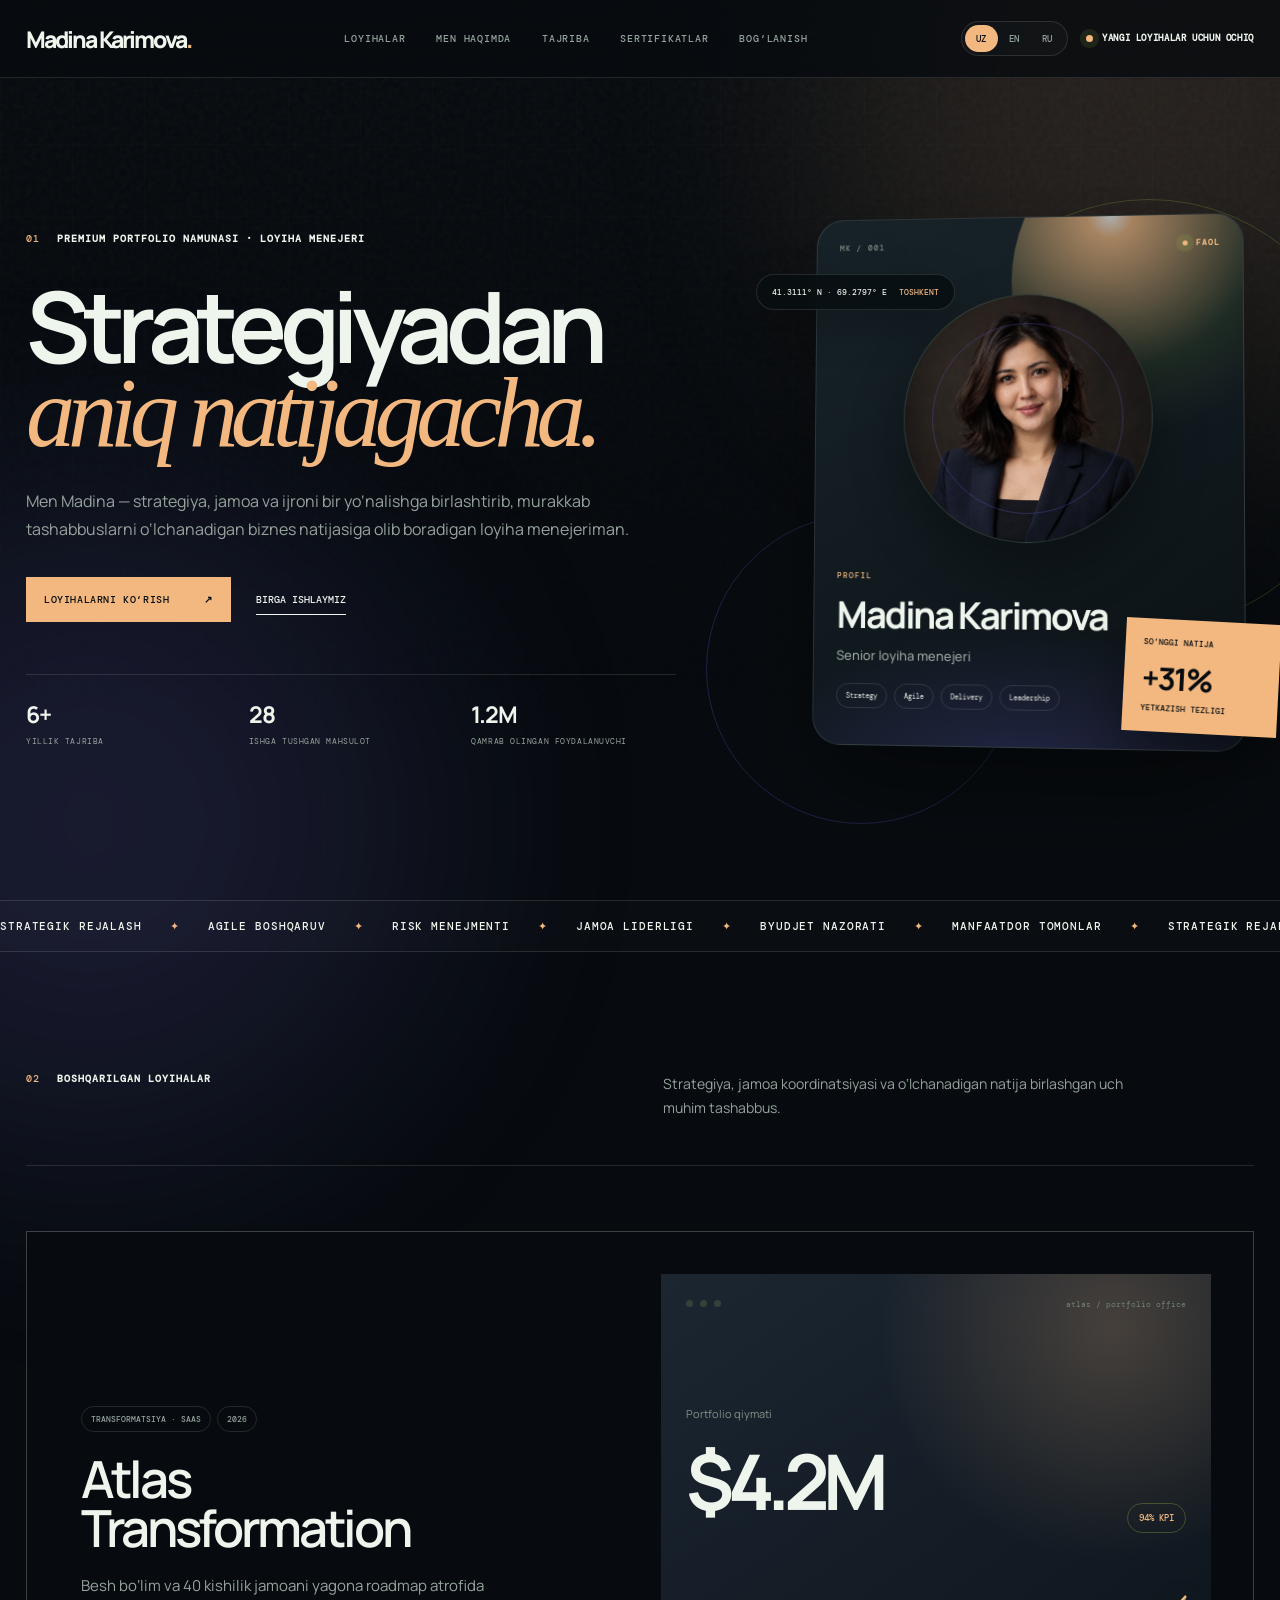
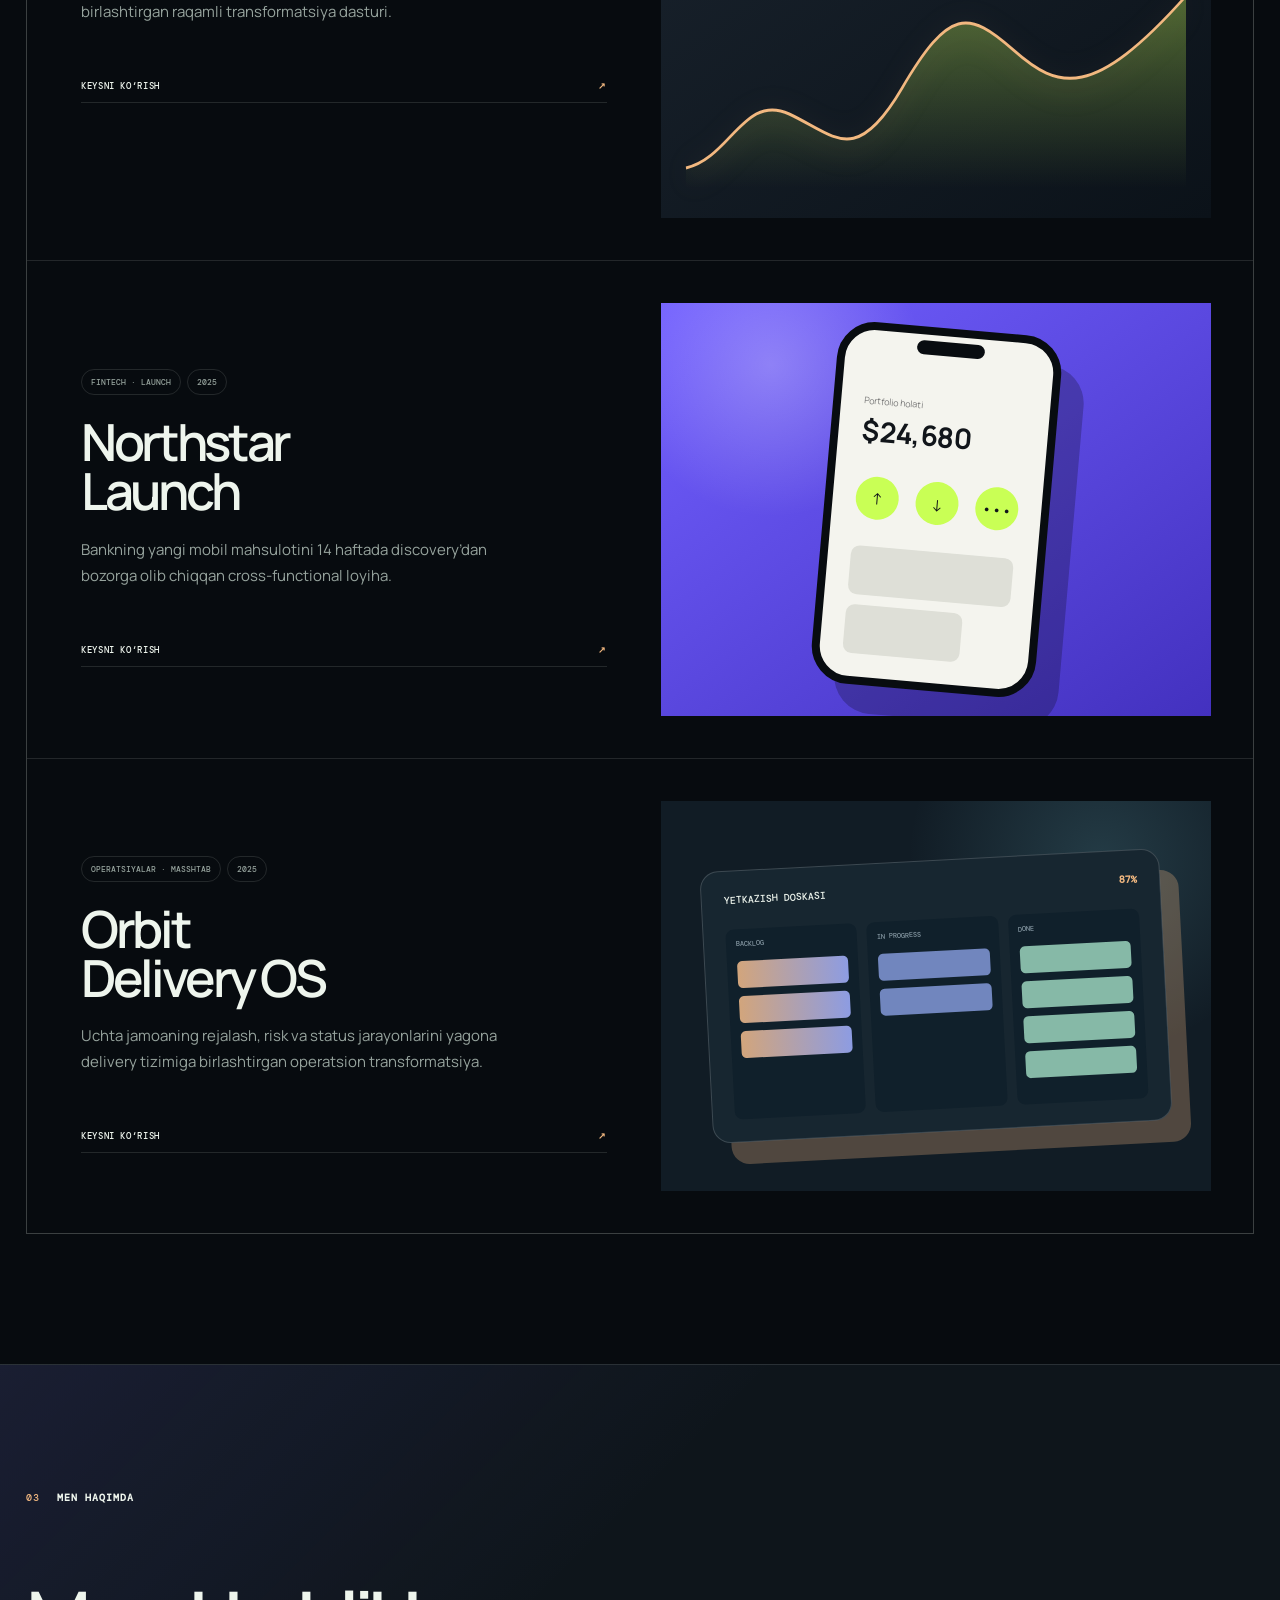
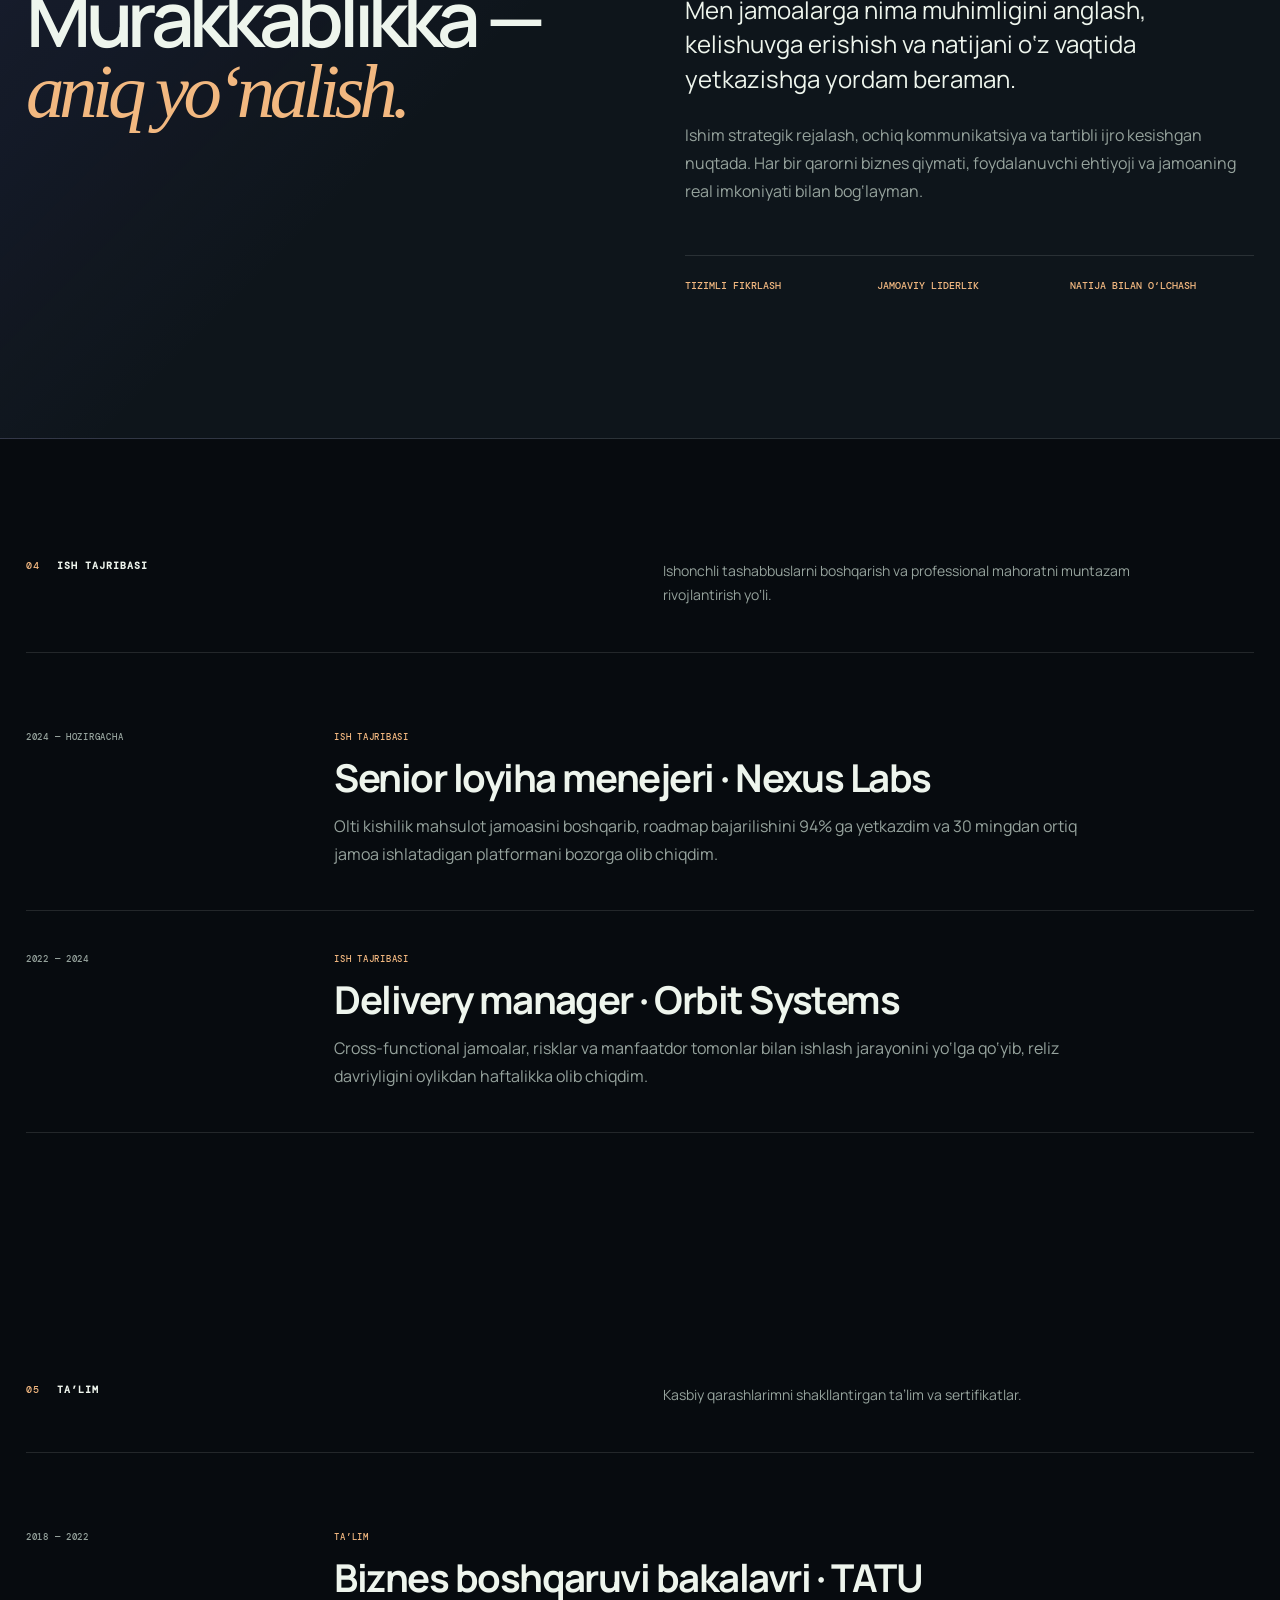
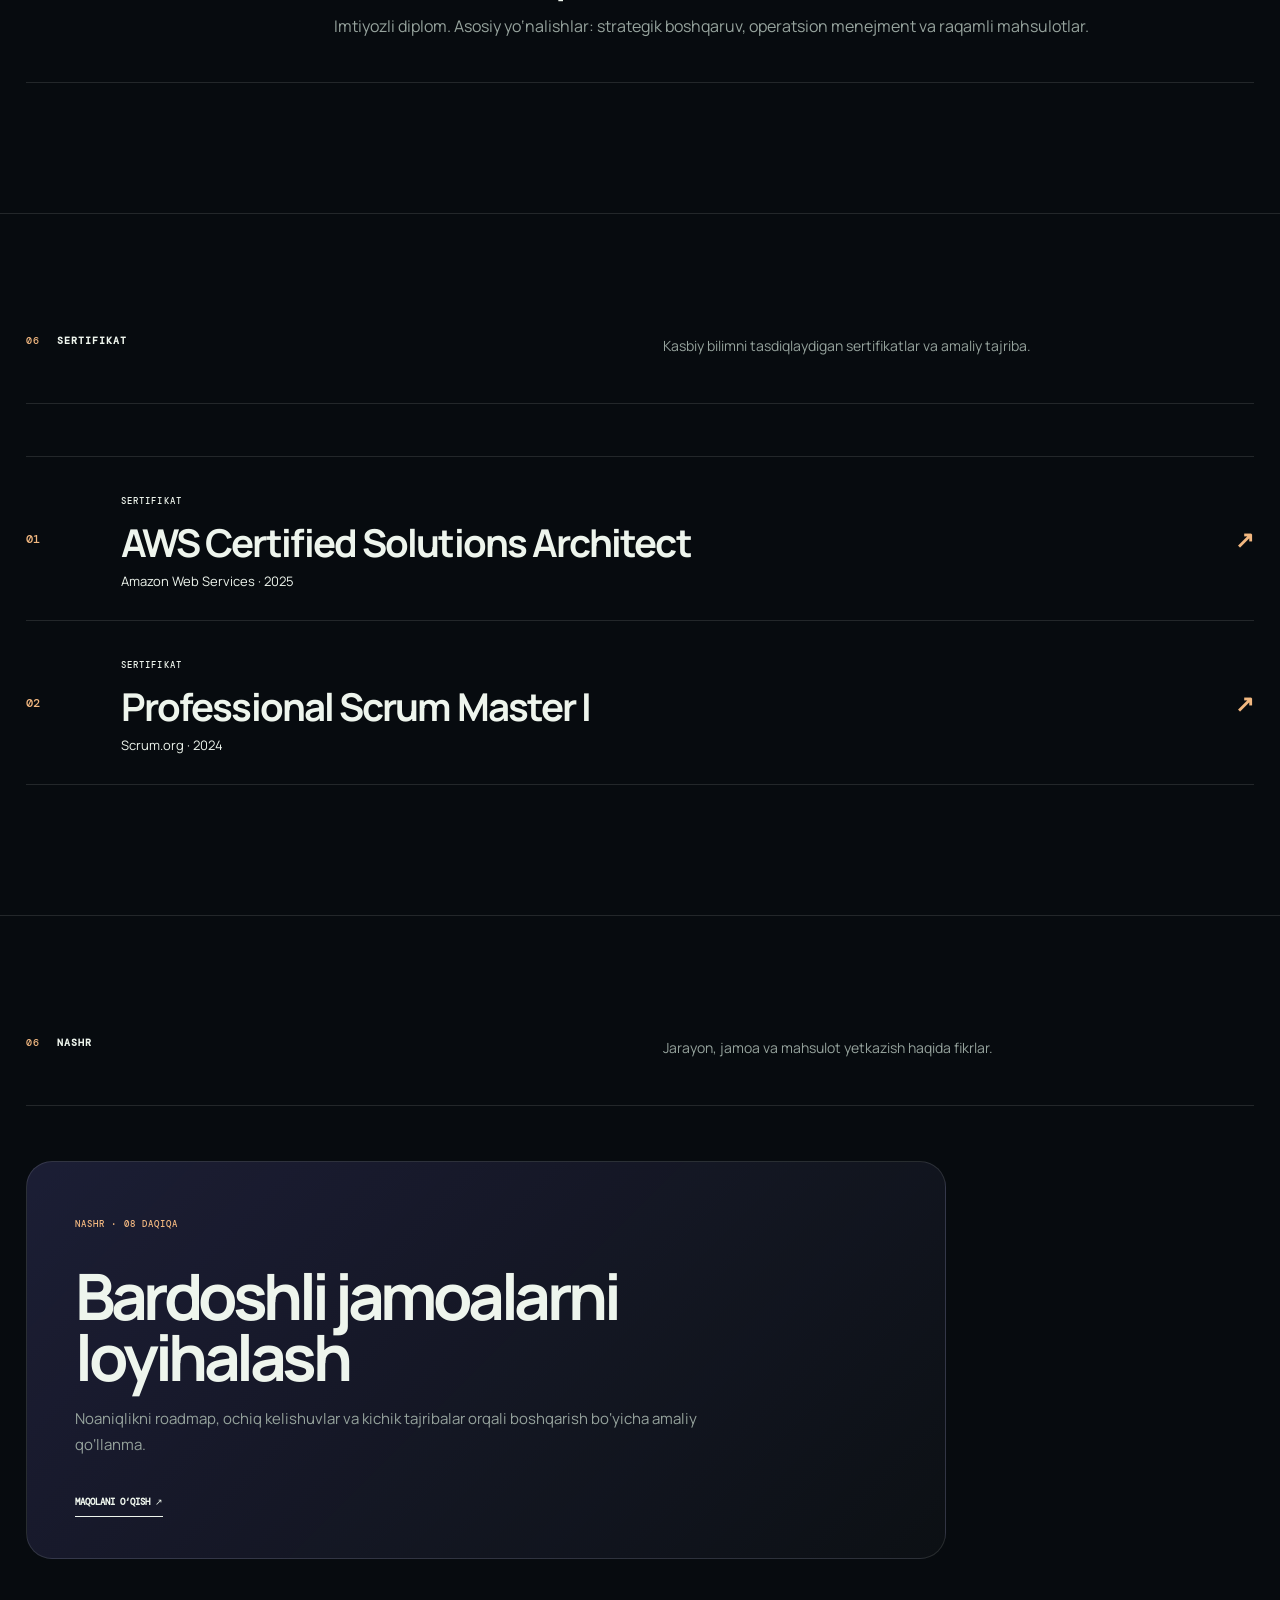
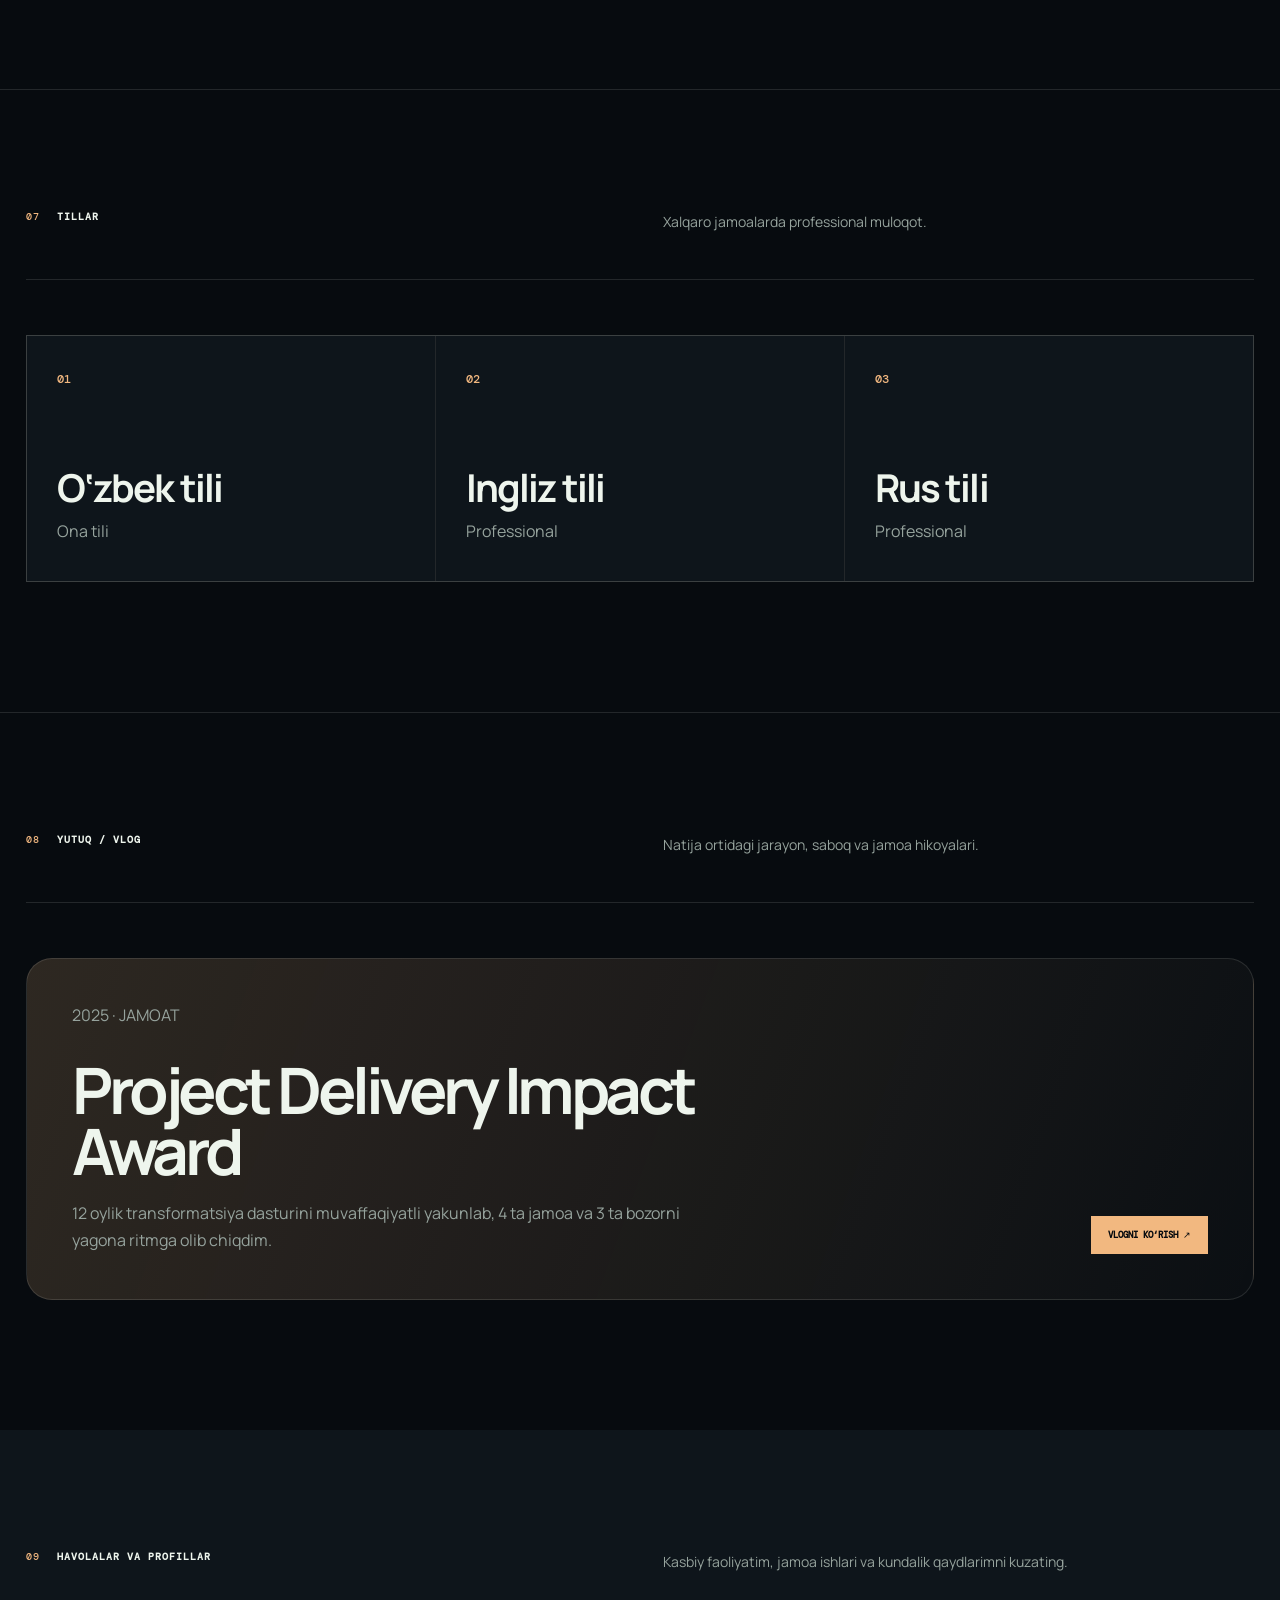
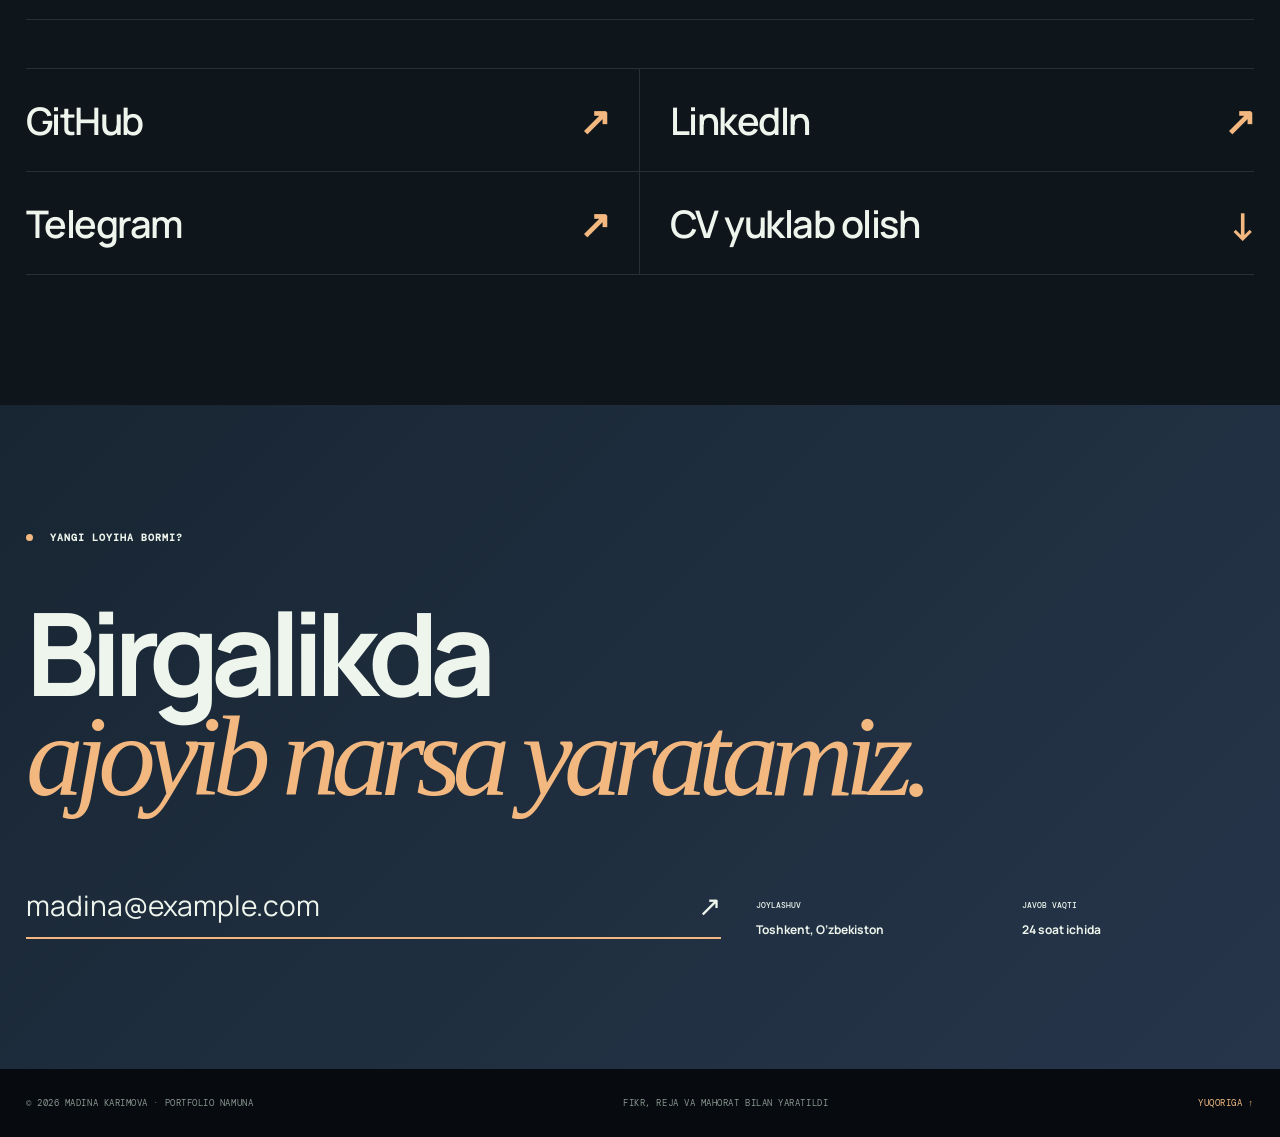
<file: examples/developer-portfolio/index.html>
<!doctype html>
<html lang="uz">
  <head>
    <meta charset="UTF-8" />
    <meta name="viewport" content="width=device-width, initial-scale=1.0" />
    <meta name="description" content="Madina Karimova — professional project manager portfolio example." />
    <meta name="theme-color" content="#070b0f" />
    <title>Madina Karimova — Project Manager Portfolio</title>
    <link rel="icon" href="data:image/svg+xml,%3Csvg xmlns='http://www.w3.org/2000/svg' viewBox='0 0 64 64'%3E%3Crect width='64' height='64' rx='16' fill='%23070b0f'/%3E%3Cpath d='M14 45 27 17h7l16 28h-9l-3-7H25l-3 7h-8Zm14-14h7l-4-8-3 8Z' fill='%23c9ff55'/%3E%3C/svg%3E" />
    <link rel="preconnect" href="https://fonts.googleapis.com" />
    <link rel="preconnect" href="https://fonts.gstatic.com" crossorigin />
    <link href="https://fonts.googleapis.com/css2?family=DM+Mono:wght@400;500&family=Manrope:wght@400;500;600;700;800&display=swap" rel="stylesheet" />
    <link rel="stylesheet" href="styles.css" />
    <script src="script.js" defer></script>
  </head>
  <body>
    <div class="ambient ambient-one" aria-hidden="true"></div>
    <div class="ambient ambient-two" aria-hidden="true"></div>
    <div class="grid-noise" aria-hidden="true"></div>

    <header class="site-header">
      <a class="logo" href="#top" aria-label="Madina Karimova">Madina Karimova<span>.</span></a>
      <nav aria-label="Main navigation">
        <a href="#work" data-i18n="navWork">Loyihalar</a>
        <a href="#about" data-i18n="navAbout">Men haqimda</a>
        <a href="#experience" data-i18n="navExperience">Tajriba</a>
        <a href="#certificates" data-i18n="navCredentials">Sertifikatlar</a>
        <a href="#contact" data-i18n="navContact">Bog‘lanish</a>
      </nav>
      <div class="header-actions">
        <div class="language-switcher" aria-label="Language">
          <button type="button" data-language="uz">UZ</button>
          <button type="button" data-language="en">EN</button>
          <button type="button" data-language="ru">RU</button>
        </div>
        <a class="availability" href="#contact"><span></span><b data-i18n="available">Hamkorlik uchun ochiq</b></a>
      </div>
    </header>

    <main id="top">
      <section class="hero section-pad">
        <div class="hero-copy">
          <div class="hero-kicker reveal"><span>01</span><b data-i18n="heroKicker">Premium portfolio namunasi · Loyiha menejeri</b></div>
          <h1 class="reveal"><span data-i18n="heroTitleOne">Strategiyadan</span><br /><em data-i18n="heroTitleTwo">aniq natijagacha.</em></h1>
          <p class="hero-intro reveal" data-i18n="heroIntro">Men Madina — strategiya, jamoa va ijroni bir yo‘nalishga birlashtirib, murakkab tashabbuslarni o‘lchanadigan biznes natijasiga olib boradigan loyiha menejeriman.</p>
          <div class="hero-actions reveal">
            <a class="primary-action" href="#work"><span data-i18n="exploreWork">Loyihalarni ko‘rish</span><b>↗</b></a>
            <a class="text-action" href="#contact" data-i18n="workTogether">Birga ishlaymiz</a>
          </div>
          <div class="hero-meta reveal">
            <div><strong>6+</strong><span data-i18n="yearsExperience">Yillik tajriba</span></div>
            <div><strong>28</strong><span data-i18n="productsShipped">Ishga tushgan mahsulot</span></div>
            <div><strong>1.2M</strong><span data-i18n="usersReached">Qamrab olingan foydalanuvchi</span></div>
          </div>
        </div>

        <div class="hero-stage reveal" aria-label="Madina Karimova profile visualization">
          <div class="stage-orbit orbit-one"></div><div class="stage-orbit orbit-two"></div>
          <div class="profile-card">
            <div class="profile-top"><span>MK / 001</span><span class="live"><i></i><b data-i18n="live">Faol</b></span></div>
            <div class="avatar-mark"><img src="portrait.png" alt="Madina Karimova portrait" /></div>
            <p data-i18n="profileLabel">PROFIL</p>
            <h2>Madina Karimova</h2>
            <h3 data-i18n="jobTitle">Senior loyiha menejeri</h3>
            <div class="profile-stack"><span>Strategy</span><span>Agile</span><span>Delivery</span><span>Leadership</span></div>
          </div>
          <div class="impact-card"><span data-i18n="latestImpact">So‘nggi natija</span><strong>+31%</strong><small data-i18n="apiLatency">Yetkazish tezligi</small></div>
          <div class="location-pill">41.3111° N · 69.2797° E <span data-i18n="tashkent">Toshkent</span></div>
        </div>
      </section>

      <section class="stack-strip" aria-label="Skills">
        <div class="stack-track">
          <span data-i18n="skillOne">Strategik rejalash</span><i>✦</i><span data-i18n="skillTwo">Agile boshqaruv</span><i>✦</i><span data-i18n="skillThree">Risk menejmenti</span><i>✦</i><span data-i18n="skillFour">Jamoa liderligi</span><i>✦</i><span data-i18n="skillFive">Byudjet nazorati</span><i>✦</i><span data-i18n="skillSix">Stakeholderlar</span><i>✦</i>
          <span aria-hidden="true" data-i18n="skillOne">Strategik rejalash</span><i aria-hidden="true">✦</i><span aria-hidden="true" data-i18n="skillTwo">Agile boshqaruv</span><i aria-hidden="true">✦</i><span aria-hidden="true" data-i18n="skillThree">Risk menejmenti</span><i aria-hidden="true">✦</i><span aria-hidden="true" data-i18n="skillFour">Jamoa liderligi</span><i aria-hidden="true">✦</i><span aria-hidden="true" data-i18n="skillFive">Byudjet nazorati</span><i aria-hidden="true">✦</i><span aria-hidden="true" data-i18n="skillSix">Stakeholderlar</span><i aria-hidden="true">✦</i>
        </div>
      </section>

      <section class="work section-pad" id="work">
        <div class="section-heading reveal"><div><span>02</span><b data-i18n="selectedWork">Boshqarilgan loyihalar</b></div><p data-i18n="workIntro">Strategiya, jamoa koordinatsiyasi va o‘lchanadigan natija birlashgan uch muhim tashabbus.</p></div>
        <div class="project-grid">
          <article class="project project-large reveal">
            <div class="project-visual analytics-visual">
              <div class="browser-bar"><i></i><i></i><i></i><span>atlas / portfolio office</span></div>
              <div class="metric-row"><div><span data-i18n="revenue">Portfolio qiymati</span><strong>$4.2M</strong></div><b>94% KPI</b></div>
              <svg class="metric-chart" viewBox="0 0 620 210" preserveAspectRatio="none"><defs><linearGradient id="chartFill" x1="0" y1="0" x2="0" y2="1"><stop offset="0" stop-color="#c9ff55" stop-opacity=".35"/><stop offset="1" stop-color="#c9ff55" stop-opacity="0"/></linearGradient></defs><path class="area" d="M0 190 C55 180 72 115 128 136 S210 190 268 110 S350 32 406 72 S505 122 620 18 L620 210 L0 210Z"/><path class="line" d="M0 190 C55 180 72 115 128 136 S210 190 268 110 S350 32 406 72 S505 122 620 18"/></svg>
            </div>
            <div class="project-copy"><div><span class="tag" data-i18n="tagTransformation">Transformation · SaaS</span><span class="tag">2026</span></div><h2>Atlas<br />Transformation</h2><p data-i18n="projectOneText">Besh bo‘lim va 40 kishilik jamoani yagona roadmap atrofida birlashtirgan raqamli transformatsiya dasturi.</p><a href="#contact"><span data-i18n="caseStudy">Keysni ko‘rish</span><b>↗</b></a></div>
          </article>

          <article class="project reveal">
            <div class="project-visual finance-visual"><div class="phone"><div class="phone-notch"></div><small data-i18n="balance">Umumiy balans</small><strong>$24,680</strong><div class="wallet-actions"><i>↑</i><i>↓</i><i>•••</i></div><div class="wallet-card"></div><div class="wallet-card short"></div></div></div>
            <div class="project-copy"><div><span class="tag" data-i18n="tagFintech">Fintech · Launch</span><span class="tag">2025</span></div><h2>Northstar<br />Launch</h2><p data-i18n="projectTwoText">Bankning yangi mobil mahsulotini 14 haftada discovery’dan bozorga olib chiqqan cross-functional loyiha.</p><a href="#contact"><span data-i18n="caseStudy">Keysni ko‘rish</span><b>↗</b></a></div>
          </article>

          <article class="project reveal">
            <div class="project-visual delivery-visual"><div class="kanban"><div class="kanban-head"><span data-i18n="deliveryBoard">Yetkazish doskasi</span><b>87%</b></div><div class="kanban-cols"><div><small>BACKLOG</small><i></i><i></i><i></i></div><div><small>IN PROGRESS</small><i></i><i></i></div><div><small>DONE</small><i></i><i></i><i></i><i></i></div></div></div></div>
            <div class="project-copy"><div><span class="tag" data-i18n="tagOperations">Operations · Scale</span><span class="tag">2025</span></div><h2>Orbit<br />Delivery OS</h2><p data-i18n="projectThreeText">Uchta jamoaning rejalash, risk va status jarayonlarini yagona delivery tizimiga birlashtirgan operatsion transformatsiya.</p><a href="#contact"><span data-i18n="caseStudy">Keysni ko‘rish</span><b>↗</b></a></div>
          </article>
        </div>
      </section>

      <section class="about section-pad" id="about">
        <div class="about-label reveal"><span>03</span><b data-i18n="aboutLabel">Men haqimda</b></div>
        <div class="about-grid"><h2 class="reveal"><span data-i18n="engineeringWith">Murakkablikka —</span><br /><em data-i18n="withPurpose">aniq yo‘nalish.</em></h2><div class="about-copy reveal"><p class="lead" data-i18n="aboutLead">Men jamoalarga nima muhimligini anglash, kelishuvga erishish va natijani o‘z vaqtida yetkazishga yordam beraman.</p><p data-i18n="aboutBody">Ishim strategik rejalash, ochiq kommunikatsiya va tartibli ijro kesishgan nuqtada. Har bir qarorni biznes qiymati, foydalanuvchi ehtiyoji va jamoaning real imkoniyati bilan bog‘layman.</p><div class="principles"><span data-i18n="principleOne">Tizimli fikrlash</span><span data-i18n="principleTwo">Jamoaviy liderlik</span><span data-i18n="principleThree">Natija bilan o‘lchash</span></div></div></div>
      </section>

      <section class="journey section-pad" id="experience">
        <div class="section-heading reveal"><div><span>04</span><b data-i18n="experienceSection">Ish tajribasi</b></div><p data-i18n="journeyIntro">Ishonchli tashabbuslarni boshqarish va professional mahoratni muntazam rivojlantirish yo‘li.</p></div>
        <div class="timeline">
          <article class="timeline-item reveal"><time data-i18n="presentDate">2024 — Hozirgacha</time><div><span data-i18n="experienceBadge">ISH TAJRIBASI</span><h3 data-i18n="experienceTitleOne">Senior dasturiy ta’minot muhandisi · Nexus Labs</h3><p data-i18n="experienceOne">Olti kishilik mahsulot jamoasini boshqardim, API kechikishini 47% kamaytirdim va 30 mingdan ortiq jamoa ishlatadigan tahlil platformasini yetkazdim.</p></div></article>
          <article class="timeline-item reveal"><time>2022 — 2024</time><div><span data-i18n="experienceBadge">ISH TAJRIBASI</span><h3 data-i18n="experienceTitleTwo">Full-stack muhandis · Orbit Systems</h3><p data-i18n="experienceTwo">Cloud-native servislar va accessibility talablariga mos React interfeyslarini qurib, reliz davriyligini oylikdan haftalikka olib chiqdim.</p></div></article>
        </div>
      </section>

      <section class="journey education-section section-pad" id="education">
        <div class="section-heading reveal"><div><span>05</span><b data-i18n="educationSection">Ta’lim</b></div><p data-i18n="educationIntro">Kasbiy qarashlarimni shakllantirgan ta’lim va sertifikatlar.</p></div>
        <div class="timeline"><article class="timeline-item reveal"><time>2018 — 2022</time><div><span data-i18n="educationBadge">TA’LIM</span><h3 data-i18n="educationTitle">Biznes boshqaruvi bakalavri · TATU</h3><p data-i18n="educationText">Imtiyozli diplom. Asosiy yo‘nalishlar: strategik boshqaruv, operatsion menejment va raqamli mahsulotlar.</p></div></article></div>
      </section>

      <section class="credentials-section section-pad" id="certificates">
        <div class="section-heading reveal"><div><span>06</span><b data-i18n="certificate">Sertifikatlar</b></div><p data-i18n="certificateIntro">Kasbiy bilimni tasdiqlaydigan sertifikatlar va amaliy tajriba.</p></div>
        <div class="certificate-list">
          <button class="certificate-item reveal" type="button" data-certificate="aws"><span>01</span><div><small data-i18n="certificate">SERTIFIKAT</small><h3>AWS Certified Solutions Architect</h3><p>Amazon Web Services · 2025</p></div><b>↗</b></button>
          <button class="certificate-item reveal" type="button" data-certificate="pmp"><span>02</span><div><small data-i18n="certificate">SERTIFIKAT</small><h3>Professional Scrum Master I</h3><p>Scrum.org · 2024</p></div><b>↗</b></button>
        </div>
      </section>

      <section class="publication-section section-pad" id="publications">
        <div class="section-heading reveal"><div><span>06</span><b data-i18n="publication">Nashrlar</b></div><p data-i18n="publicationIntro">Jarayon, jamoa va mahsulot yetkazish haqida fikrlar.</p></div>
        <article class="publication-card reveal"><span data-i18n="publicationMeta">NASHR · 08 DAQIQA</span><h2 data-i18n="publicationTitle">Bardoshli jamoalarni loyihalash</h2><p data-i18n="publicationText">Noaniqlikni roadmap, ochiq kelishuvlar va kichik tajribalar orqali boshqarish bo‘yicha amaliy qo‘llanma.</p><a href="#contact"><b data-i18n="readArticle">Maqolani o‘qish</b> ↗</a></article>
      </section>

      <section class="languages-section section-pad" id="languages">
        <div class="section-heading reveal"><div><span>07</span><b data-i18n="languages">Tillar</b></div><p data-i18n="languageText">Xalqaro jamoalarda professional muloqot.</p></div>
        <div class="language-grid"><div class="language-card reveal"><strong>01</strong><h3 data-i18n="langUz">O‘zbek tili</h3><p data-i18n="native">Ona tili</p></div><div class="language-card reveal"><strong>02</strong><h3 data-i18n="langEn">Ingliz tili</h3><p data-i18n="levelProfessional">C1 · Professional</p></div><div class="language-card reveal"><strong>03</strong><h3 data-i18n="langRu">Rus tili</h3><p data-i18n="levelProfessional">B2 · Professional</p></div></div>
      </section>

      <section class="achievement-section section-pad" id="achievements">
        <div class="section-heading reveal"><div><span>08</span><b data-i18n="achievementVlog">Yutuq / vlog</b></div><p data-i18n="achievementIntro">Natija ortidagi jarayon, saboq va jamoa hikoyalari.</p></div>
        <article class="achievement-card reveal"><div><span data-i18n="achievementMeta">2025 · JAMOAT</span><h2 data-i18n="awardTitle">Project Delivery Impact Award</h2><p data-i18n="awardText">12 oylik transformatsiya dasturini muvaffaqiyatli yakunlab, 4 ta jamoa va 3 ta bozorni yagona ritmga olib chiqdim.</p></div><a href="#contact"><b data-i18n="watchVlog">Vlogni ko‘rish</b> ↗</a></article>
      </section>

      <dialog class="certificate-modal" id="certificate-modal"><button class="modal-close" type="button" data-close-certificate aria-label="Close">×</button><span data-i18n="certificatePreview">SERTIFIKAT PREVIEW</span><div class="modal-seal">MK</div><h2 id="modal-title">AWS Certified Solutions Architect</h2><p id="modal-description" data-i18n="certificateDescription">Amazon Web Services tomonidan berilgan, 2025-yil.</p><button class="button primary" type="button" data-close-certificate data-i18n="close">Yopish</button></dialog>

      <section class="profiles section-pad" id="profiles">
        <div class="section-heading reveal"><div><span>09</span><b data-i18n="linksProfiles">Havolalar va profillar</b></div><p data-i18n="linksIntro">Kasbiy faoliyatim, jamoa ishlari va kundalik qaydlarimni kuzating.</p></div>
        <div class="profile-links reveal"><a href="https://github.com/" target="_blank" rel="noreferrer"><span>GitHub</span><b>↗</b></a><a href="https://www.linkedin.com/" target="_blank" rel="noreferrer"><span>LinkedIn</span><b>↗</b></a><a href="https://t.me/" target="_blank" rel="noreferrer"><span>Telegram</span><b>↗</b></a><a href="#contact"><span data-i18n="downloadResume">CV yuklab olish</span><b>↓</b></a></div>
      </section>

      <section class="contact section-pad" id="contact">
        <div class="contact-kicker reveal"><span></span><b data-i18n="projectInMind">Yangi loyiha bormi?</b></div>
        <h2 class="reveal"><span data-i18n="buildSomething">Birgalikda</span><br /><em data-i18n="remarkable">ajoyib narsa yaratamiz.</em></h2>
        <div class="contact-grid reveal"><a class="email" href="mailto:madina@example.com">madina@example.com <span>↗</span></a><div><p data-i18n="location">Joylashuv</p><strong data-i18n="tashkentUzbekistan">Toshkent, O‘zbekiston</strong></div><div><p data-i18n="responseTime">Javob vaqti</p><strong data-i18n="withinDay">24 soat ichida</strong></div></div>
      </section>
    </main>

    <footer><span>© <span id="year"></span> Madina Karimova · <b data-i18n="fictionalDemo">Portfolio namuna</b></span><span data-i18n="crafted">Fikr, reja va mahorat bilan yaratildi</span><a href="#top"><span data-i18n="backTop">Yuqoriga</span> ↑</a></footer>
  </body>
</html>
</file>
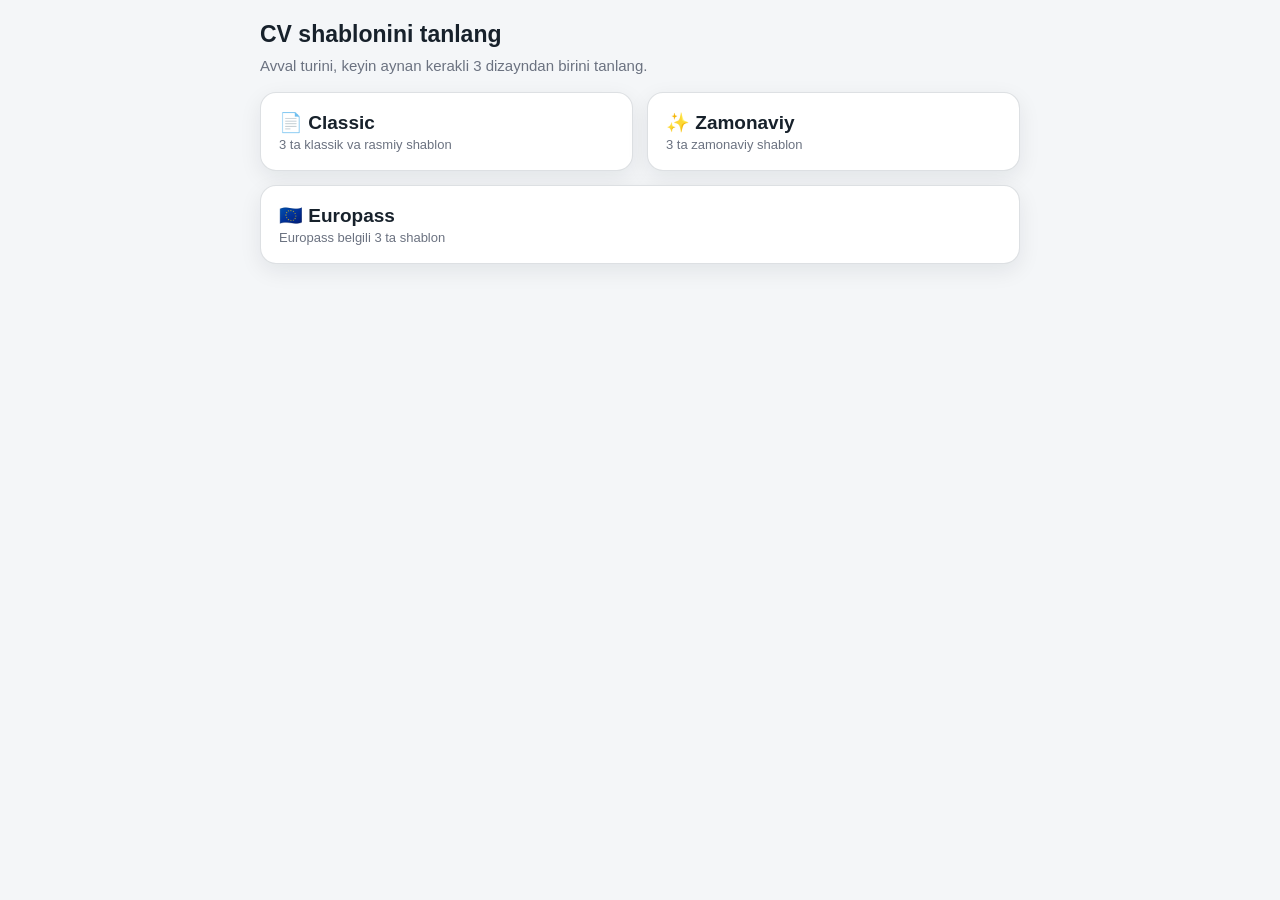
<file: app/templates/template_gallery.html>
<!doctype html>
<html lang="uz">
<head>
  <meta charset="utf-8">
  <meta name="viewport" content="width=device-width, initial-scale=1, viewport-fit=cover">
  <title>CV shablonlari</title>
  <script src="https://telegram.org/js/telegram-web-app.js"></script>
  <style>
    :root { color-scheme: light dark; }
    * { box-sizing: border-box; }
    html { min-height: 100%; background: var(--tg-theme-bg-color, #f4f6f8); }
    body { min-height: 100dvh; margin: 0; padding: max(18px, env(safe-area-inset-top)) max(14px, env(safe-area-inset-right)) max(30px, env(safe-area-inset-bottom)) max(14px, env(safe-area-inset-left)); color: var(--tg-theme-text-color, #17212b); background: var(--tg-theme-bg-color, #f4f6f8); font: 15px/1.4 -apple-system, BlinkMacSystemFont, "Segoe UI", sans-serif; -webkit-text-size-adjust: 100%; }
    header, main { max-width: 760px; margin: auto; }
    header { margin-bottom: 16px; }
    h1 { margin: 0 0 5px; font-size: 23px; }
    header p { margin: 0; color: var(--tg-theme-hint-color, #6b7280); }
    .families, .grid { display: grid; gap: 14px; }
    .family { min-height: 74px; border: 1px solid rgba(120,130,145,.25); border-radius: 16px; padding: 18px; text-align: left; background: var(--tg-theme-secondary-bg-color, #fff); color: inherit; box-shadow: 0 7px 22px rgba(15,23,42,.08); cursor: pointer; touch-action: manipulation; }
    .family strong { display: block; font-size: 19px; margin-bottom: 3px; }
    .family span, .description { color: var(--tg-theme-hint-color, #6b7280); font-size: 13px; }
    .toolbar { position: sticky; top: max(0px, env(safe-area-inset-top)); z-index: 2; display: flex; align-items: center; gap: 10px; margin: 0 -4px 14px; padding: 6px 4px; background: var(--tg-theme-bg-color, #f4f6f8); }
    .back { min-width: 48px; min-height: 48px; border: 0; border-radius: 12px; padding: 9px 12px; background: var(--tg-theme-secondary-bg-color, #fff); color: inherit; font: inherit; cursor: pointer; touch-action: manipulation; }
    .toolbar h2 { margin: 0; font-size: 20px; }
    .card { overflow: hidden; border: 1px solid rgba(120,130,145,.25); border-radius: 17px; background: var(--tg-theme-secondary-bg-color, #fff); box-shadow: 0 7px 22px rgba(15,23,42,.08); }
    .preview { width: 100%; height: clamp(300px, 62dvh, 560px); display: block; object-fit: contain; object-position: top; background: #292c32; }
    .content { display: flex; align-items: center; gap: 12px; padding: 13px; }
    .copy { flex: 1; }
    .copy h3 { margin: 0 0 2px; font-size: 18px; }
    .choose { min-height: 48px; border: 0; border-radius: 11px; padding: 11px 16px; color: var(--tg-theme-button-text-color, #fff); background: var(--tg-theme-button-color, #2481cc); font: inherit; font-weight: 700; cursor: pointer; touch-action: manipulation; }
    button:active { transform: scale(.98); }
    [hidden] { display: none !important; }
    @media (min-width: 720px) {
      .families, .grid { grid-template-columns: repeat(2, minmax(0, 1fr)); }
      .families .family:last-child { grid-column: 1 / -1; }
    }
    @media (max-width: 380px) {
      body { padding-left: 10px; padding-right: 10px; }
      h1 { font-size: 21px; }
      .content { align-items: stretch; flex-direction: column; }
      .choose { width: 100%; }
    }
  </style>
</head>
<body>
  <header><h1>CV shablonini tanlang</h1><p>Avval turini, keyin aynan kerakli 3 dizayndan birini tanlang.</p></header>
  <main>
    <section class="families" id="families">
      <button class="family" data-family="classic"><strong>📄 Classic</strong><span>3 ta klassik va rasmiy shablon</span></button>
      <button class="family" data-family="modern"><strong>✨ Zamonaviy</strong><span>3 ta zamonaviy shablon</span></button>
      <button class="family" data-family="europass"><strong>🇪🇺 Europass</strong><span>Europass belgili 3 ta shablon</span></button>
    </section>
    <section id="variants" hidden>
      <div class="toolbar"><button class="back" type="button">⬅️ Orqaga</button><h2 id="family-title"></h2></div>
      <div class="grid" id="gallery"></div>
    </section>
  </main>
  <script>
    const tg = window.Telegram.WebApp;
    tg.ready();
    tg.expand();
    if (typeof tg.disableVerticalSwipes === "function") tg.disableVerticalSwipes();
    const names = {classic: "Classic", modern: "Zamonaviy", europass: "Europass"};
    const descriptions = {
      classic: ["Sodda bir ustunli", "Qora yon panelli", "Markaziy rasmiy"],
      modern: ["Yashil yon panelli", "Ko‘k yon panelli", "To‘q ko‘k sarlavhali"],
      europass: ["Ko‘k ramkali Europass", "Yon panelli Europass", "Ixcham Europass"]
    };
    const families = document.getElementById("families");
    const variants = document.getElementById("variants");
    const gallery = document.getElementById("gallery");
    const title = document.getElementById("family-title");

    function showFamily(family) {
      title.textContent = names[family];
      gallery.replaceChildren();
      for (let number = 1; number <= 3; number += 1) {
        const code = `${family}_${number}`;
        const card = document.createElement("article");
        card.className = "card";
        card.innerHTML = `<img class="preview" src="/webapp/template-previews/${code}.png" alt="${names[family]} ${number}"><div class="content"><div class="copy"><h3>${names[family]} ${number}</h3><div class="description">${descriptions[family][number - 1]}</div></div><button class="choose" type="button">Tanlash</button></div>`;
        card.querySelector(".choose").addEventListener("click", () => {
          tg.sendData(JSON.stringify({action: "select_template", template_code: code}));
          tg.close();
        });
        gallery.appendChild(card);
      }
      families.hidden = true;
      variants.hidden = false;
      window.scrollTo({top: 0, behavior: "smooth"});
    }

    document.querySelectorAll(".family").forEach(button => button.addEventListener("click", () => showFamily(button.dataset.family)));
    document.querySelector(".back").addEventListener("click", () => {
      variants.hidden = true;
      families.hidden = false;
      window.scrollTo({top: 0, behavior: "smooth"});
    });
  </script>
</body>
</html>
</file>
<file: examples/developer-portfolio/styles.css>
:root {
  --bg: #070b0f;
  --surface: #0e151b;
  --surface-2: #131d24;
  --ink: #eef5ed;
  --muted: #96a39d;
  --acid: #f2b880;
  --violet: #8b82ff;
  --cyan: #78c8d8;
  --line: rgba(238, 245, 237, 0.12);
  --pad: max(26px, calc((100vw - 1420px) / 2));
}

* { box-sizing: border-box; }
html { scroll-behavior: smooth; }
body { margin: 0; overflow-x: hidden; color: var(--muted); background: var(--bg); font-family: "Manrope", sans-serif; }
a { color: inherit; text-decoration: none; }
button { color: inherit; font: inherit; }
.section-pad { padding-left: var(--pad); padding-right: var(--pad); }
.ambient { position: fixed; z-index: -3; width: 52vw; height: 52vw; border-radius: 50%; filter: blur(130px); opacity: .13; pointer-events: none; }
.ambient-one { right: -16vw; top: -18vw; background: var(--acid); }
.ambient-two { left: -19vw; bottom: -20vw; background: var(--violet); }
.grid-noise { position: fixed; inset: 0; z-index: -2; opacity: .34; pointer-events: none; background-image: linear-gradient(rgba(255,255,255,.035) 1px, transparent 1px), linear-gradient(90deg,rgba(255,255,255,.035) 1px, transparent 1px); background-size: 72px 72px; mask-image: linear-gradient(to bottom, black, transparent 88%); }
.grid-noise::after { content: ""; position: absolute; inset: 0; opacity: .22; background-image: url("data:image/svg+xml,%3Csvg viewBox='0 0 180 180' xmlns='http://www.w3.org/2000/svg'%3E%3Cfilter id='n'%3E%3CfeTurbulence type='fractalNoise' baseFrequency='.9' numOctaves='3' stitchTiles='stitch'/%3E%3C/filter%3E%3Crect width='100%25' height='100%25' filter='url(%23n)' opacity='.65'/%3E%3C/svg%3E"); }

.site-header { position: sticky; top: 0; z-index: 30; height: 78px; padding: 0 var(--pad); display: flex; align-items: center; justify-content: space-between; gap: 30px; border-bottom: 1px solid var(--line); background: rgba(7,11,15,.78); backdrop-filter: blur(20px); }
.logo { color: var(--ink); font-size: 23px; font-weight: 800; letter-spacing: -.09em; }
.logo span { color: var(--acid); }
nav { display: flex; gap: clamp(18px,2.4vw,34px); }
nav a { font: 500 10px/1 "DM Mono", monospace; text-transform: uppercase; letter-spacing: .08em; transition: color .2s; }
nav a:hover { color: var(--ink); }
.header-actions, .availability { display: flex; align-items: center; gap: 18px; }
.availability { gap: 9px; color: var(--ink); font: 500 9px/1 "DM Mono", monospace; text-transform: uppercase; letter-spacing: .07em; }
.availability span, .live i, .contact-kicker span { width: 7px; height: 7px; border-radius: 50%; background: var(--acid); box-shadow: 0 0 0 6px rgba(201,255,85,.09); }
.language-switcher { display: flex; padding: 3px; border: 1px solid var(--line); border-radius: 99px; background: rgba(255,255,255,.025); }
.language-switcher button { width: 33px; height: 27px; padding: 0; border: 0; border-radius: 99px; background: transparent; cursor: pointer; font: 500 9px "DM Mono", monospace; }
.language-switcher button.active { color: var(--bg); background: var(--acid); }

.hero { min-height: calc(100vh - 78px); padding-top: 74px; padding-bottom: 74px; display: grid; grid-template-columns: minmax(0,1.03fr) minmax(430px,.72fr); gap: clamp(55px,7vw,110px); align-items: center; }
.hero-copy { min-width: 0; }
.hero-kicker, .about-label, .contact-kicker { display: flex; align-items: center; gap: 17px; color: var(--ink); font: 500 10px/1.5 "DM Mono", monospace; text-transform: uppercase; letter-spacing: .1em; }
.hero-kicker span, .about-label span, .section-heading div span { color: var(--acid); }
.hero h1 { margin: 39px 0 0; color: var(--ink); font-size: clamp(64px,7.7vw,119px); font-weight: 650; letter-spacing: -.075em; line-height: .84; }
h1 em, .about h2 em, .contact h2 em { color: var(--acid); font-family: Georgia, serif; font-weight: 400; }
.hero-intro { max-width: 650px; margin: 33px 0 0; font-size: 16px; line-height: 1.75; }
.hero-actions { display: flex; align-items: center; gap: 25px; margin-top: 34px; }
.primary-action { display: inline-flex; justify-content: space-between; align-items: center; min-width: 205px; padding: 15px 17px; color: var(--bg); border: 1px solid var(--acid); background: var(--acid); font: 500 10px "DM Mono", monospace; text-transform: uppercase; letter-spacing: .06em; transition: .2s; }
.primary-action:hover { color: var(--acid); background: transparent; transform: translateY(-3px); }
.text-action { padding: 8px 0; color: var(--ink); border-bottom: 1px solid var(--ink); font: 500 10px "DM Mono", monospace; text-transform: uppercase; }
.hero-meta { max-width: 650px; margin-top: 52px; padding-top: 23px; display: grid; grid-template-columns: repeat(3,1fr); gap: 18px; border-top: 1px solid var(--line); }
.hero-meta strong, .hero-meta span { display: block; }
.hero-meta strong { color: var(--ink); font-size: 23px; letter-spacing: -.05em; }
.hero-meta span { margin-top: 5px; font: 400 8px/1.5 "DM Mono", monospace; text-transform: uppercase; letter-spacing: .07em; }
.hero-stage { position: relative; min-height: 590px; perspective: 1000px; }
.stage-orbit { position: absolute; border: 1px solid rgba(201,255,85,.18); border-radius: 50%; }
.orbit-one { width: 430px; height: 430px; right: -110px; top: 5px; }
.orbit-two { width: 310px; height: 310px; left: -80px; bottom: -40px; border-color: rgba(125,108,255,.22); }
.profile-card { position: absolute; inset: 20px 12px 38px 25px; padding: 23px; color: var(--ink); border: 1px solid rgba(255,255,255,.13); border-radius: 28px; background: linear-gradient(145deg,rgba(23,35,41,.96),rgba(10,17,21,.95)); box-shadow: 0 45px 100px rgba(0,0,0,.4); overflow: hidden; transform: rotateY(-4deg) rotateX(2deg); }
.profile-card::before { content: ""; position: absolute; width: 330px; height: 330px; right: -100px; top: -100px; border-radius: 50%; background: radial-gradient(circle at 30% 30%,#fff,var(--acid) 7%,rgba(201,255,85,.1) 47%,transparent 68%); opacity: .65; }
.profile-card::after { content: ""; position: absolute; left: -25%; bottom: -42%; width: 150%; height: 67%; background: radial-gradient(ellipse,rgba(125,108,255,.22),transparent 65%); }
.profile-top { position: relative; z-index: 2; display: flex; justify-content: space-between; color: #7f8c85; font: 500 8px "DM Mono", monospace; text-transform: uppercase; letter-spacing: .1em; }
.live { display: flex; align-items: center; gap: 8px; color: var(--acid); }
.live i { display: block; width: 5px; height: 5px; }
.avatar-mark { position: relative; z-index: 1; width: 190px; height: 190px; margin: 70px auto 45px; display: grid; place-items: center; border: 1px solid rgba(255,255,255,.12); border-radius: 50%; background: linear-gradient(145deg,#1d2d26,#0b1410); box-shadow: inset 0 0 55px rgba(201,255,85,.08),0 25px 55px rgba(0,0,0,.32); overflow:hidden; }.avatar-mark img{width:100%;height:100%;object-fit:cover;display:block;opacity:.96}
.avatar-mark::before, .avatar-mark::after { content: ""; position: absolute; border: 1px solid rgba(201,255,85,.14); border-radius: 50%; }
.avatar-mark::before { inset: -17px; }.avatar-mark::after { inset: 28px; border-color: rgba(125,108,255,.25); }
.avatar-mark span { position: absolute; color: var(--acid); font: 500 68px/1 Georgia,serif; }
.avatar-mark span:first-child { transform: translate(-22px,-7px); }.avatar-mark span:last-child { color: var(--ink); transform: translate(24px,15px); }
.profile-card>p,.profile-card>h2,.profile-card>h3,.profile-stack { position: relative; z-index: 2; }
.profile-card>p { margin: 0 0 9px; color: var(--acid); font: 500 8px "DM Mono", monospace; letter-spacing: .13em; }
.profile-card>h2 { margin: 0; font-size: 37px; letter-spacing: -.055em; }.profile-card>h3 { margin: 7px 0 19px; color: var(--muted); font-size: 13px; font-weight: 500; }
.profile-stack { display: flex; flex-wrap: wrap; gap: 7px; }.profile-stack span { padding: 7px 9px; border: 1px solid var(--line); border-radius: 99px; font: 400 7px "DM Mono", monospace; }
.impact-card { position: absolute; z-index: 4; right: -25px; bottom: 50px; width: 155px; padding: 18px; color: var(--bg); background: var(--acid); box-shadow: 0 24px 55px rgba(0,0,0,.35); transform: rotate(3deg); }
.impact-card span,.impact-card small { display: block; font: 500 8px/1.35 "DM Mono",monospace; text-transform: uppercase; }.impact-card strong { display: block; margin: 9px 0 4px; font-size: 31px; letter-spacing: -.06em; }
.location-pill { position: absolute; z-index: 5; left: -30px; top: 80px; padding: 12px 15px; color: var(--ink); border: 1px solid var(--line); border-radius: 99px; background: rgba(8,14,17,.82); backdrop-filter: blur(12px); box-shadow: 0 15px 40px rgba(0,0,0,.25); font: 500 8px "DM Mono",monospace; text-transform: uppercase; }.location-pill span { margin-left: 7px; color: var(--acid); }

.stack-strip { padding: 18px 0; overflow: hidden; border-top: 1px solid var(--line); border-bottom: 1px solid var(--line); background: rgba(255,255,255,.015); }
.stack-track { width: max-content; display: flex; align-items: center; gap: 28px; color: var(--ink); font: 500 11px "DM Mono",monospace; text-transform: uppercase; letter-spacing: .08em; animation: marquee 28s linear infinite; }.stack-track i { color: var(--acid); font-style: normal; }
@keyframes marquee { to { transform: translateX(-50%); } }
.work,.journey,.credentials,.profiles { padding-top: 120px; padding-bottom: 130px; }
.section-heading { display: grid; grid-template-columns: 1fr 1fr; gap: 45px; padding-bottom: 45px; border-bottom: 1px solid var(--line); }
.section-heading div { display: flex; gap: 17px; color: var(--ink); font: 500 10px "DM Mono",monospace; text-transform: uppercase; letter-spacing: .1em; }.section-heading p { max-width: 470px; margin: 0; font-size: 14px; line-height: 1.7; }
.project-grid { display: grid; grid-template-columns: 1fr; gap: 1px; margin-top: 65px; background: var(--line); border: 1px solid var(--line); }
.project { display:grid;grid-template-columns:1fr 1fr;gap:42px;padding:42px;background:var(--bg); }.project-visual{grid-column:2;grid-row:1}.project-copy{grid-column:1;grid-row:1;align-self:center}.project-large { grid-column: auto; }
.project-visual { min-height: 390px; padding: 25px; display: grid; place-items: center; overflow: hidden; }
.analytics-visual { display: block; min-height: 500px; color: var(--ink); background: radial-gradient(circle at 82% 10%,rgba(242,184,128,.22),transparent 35%),linear-gradient(145deg,#1c2631,#0b1219); }
.browser-bar { display: flex; align-items: center; gap: 7px; padding-bottom: 22px; color: #708078; font: 400 8px "DM Mono",monospace; }.browser-bar i { width: 7px; height: 7px; border-radius: 50%; background: #334139; }.browser-bar span { margin-left: auto; }.metric-row { display: flex; justify-content: space-between; align-items: end; margin-top: 75px; }.metric-row span,.metric-row strong { display: block; }.metric-row span { color: #819087; font-size: 11px; }.metric-row strong { margin-top: 7px; font-size: clamp(43px,6vw,81px); letter-spacing: -.08em; }.metric-row>b { padding: 8px 11px; color: var(--acid); border: 1px solid rgba(201,255,85,.22); border-radius: 99px; font: 500 9px "DM Mono",monospace; }
.metric-chart { width: 100%; height: 210px; margin-top: 45px; overflow: visible; }.metric-chart .line { fill:none;stroke:var(--acid);stroke-width:3;filter:drop-shadow(0 7px 15px rgba(242,184,128,.25))}.metric-chart .area{fill:url(#chartFill)}
.finance-visual { background: radial-gradient(circle at 20% 15%,rgba(255,255,255,.25),transparent 27%),linear-gradient(145deg,#715fff,#4331bf); }.phone { width: 225px; min-height: 355px; padding: 23px; color: #11151a; border: 8px solid #080c10; border-radius: 38px; background: #f4f4ee; box-shadow: 25px 28px 0 rgba(5,8,12,.24); transform: rotate(5deg); }.phone-notch { width: 68px; height: 14px; margin: -17px auto 44px; border-radius: 20px; background:#080c10}.phone small,.phone strong { display:block}.phone small{color:#777;font-size:9px}.phone strong{margin-top:4px;font-size:28px}.wallet-actions{display:flex;justify-content:space-between;margin:27px 0}.wallet-actions i{width:43px;height:43px;display:grid;place-items:center;border-radius:50%;background:#c9ff55;font-style:normal}.wallet-card{height:49px;margin-top:10px;border-radius:9px;background:#dedfd7}.wallet-card.short{width:72%}
.code-visual { background: radial-gradient(circle at 80% 15%,rgba(85,230,255,.12),transparent 34%),#0a1014; }.code-window { width: 90%; color: #dde8df; border: 1px solid #2b3a34; border-radius: 13px; background: #0e1713; box-shadow: 18px 22px 0 rgba(201,255,85,.75); transform: rotate(-3deg); }.code-head { padding: 14px; display:flex;gap:6px;border-bottom:1px solid #29362f;color:#68776f;font:400 8px "DM Mono",monospace}.code-head i{width:7px;height:7px;border-radius:50%;background:#46524c}.code-head span{margin-left:auto}.code-window pre{margin:0;padding:42px 25px;overflow:hidden;font:400 clamp(9px,1.2vw,14px)/1.9 "DM Mono",monospace}.code-window code span{color:var(--acid)}.code-window code b{color:var(--cyan);font-weight:400}.code-window code em{color:#a89dff;font-style:normal}
.delivery-visual{background:radial-gradient(circle at 80% 15%,rgba(120,200,216,.18),transparent 35%),#111c25}.kanban{width:92%;padding:22px;border:1px solid rgba(255,255,255,.16);border-radius:18px;background:#172630;box-shadow:18px 22px 0 rgba(242,184,128,.28);transform:rotate(-3deg)}.kanban-head{display:flex;justify-content:space-between;margin-bottom:23px;color:var(--ink);font:500 10px "DM Mono",monospace;text-transform:uppercase}.kanban-head b{color:var(--acid)}.kanban-cols{display:grid;grid-template-columns:repeat(3,1fr);gap:10px}.kanban-cols>div{min-height:190px;padding:10px;border-radius:8px;background:#10202b}.kanban-cols small{display:block;margin-bottom:13px;color:#8496a1;font:500 7px "DM Mono",monospace}.kanban-cols i{display:block;height:27px;margin-top:8px;border-radius:5px;background:linear-gradient(90deg,#d2a57c,#8d9ce2)}.kanban-cols>div:nth-child(2) i{background:#7186be}.kanban-cols>div:nth-child(3) i{background:#86b9a7}
.project-copy { padding: 25px 12px 8px; }.project-large .project-copy { align-self:center;padding:25px 12px 8px; }.tag { display:inline-block;margin:0 6px 22px 0;padding:7px 9px;border:1px solid var(--line);border-radius:99px;font:500 8px "DM Mono",monospace;text-transform:uppercase}.project-copy h2{margin:0 0 22px;color:var(--ink);font-size:clamp(34px,4vw,58px);font-weight:600;letter-spacing:-.065em;line-height:.95}.project-copy p{max-width:460px;min-height:75px;margin:0 0 32px;font-size:15px;line-height:1.75}.project-copy a{display:flex;justify-content:space-between;padding-bottom:10px;color:var(--ink);border-bottom:1px solid var(--line);font:500 9px "DM Mono",monospace;text-transform:uppercase;letter-spacing:.07em}.project-copy a b{color:var(--acid);transition:transform .2s}.project-copy a:hover b{transform:translate(4px,-4px)}

.about { padding-top: 125px; padding-bottom: 145px; color: var(--ink); border-top: 1px solid var(--line); border-bottom: 1px solid var(--line); background: linear-gradient(135deg,rgba(125,108,255,.1),transparent 40%),var(--surface); }
.about-grid { display:grid;grid-template-columns:1fr 1fr;gap:7vw;margin-top:78px}.about h2{margin:0;font-size:clamp(48px,6vw,88px);font-weight:600;letter-spacing:-.07em;line-height:.92}.about-copy{padding-top:10px}.about-copy p{color:var(--muted);font-size:16px;line-height:1.75}.about-copy .lead{margin-top:0;color:var(--ink);font-size:24px;line-height:1.45}.principles{display:grid;grid-template-columns:repeat(3,1fr);gap:8px;margin-top:50px;padding-top:22px;border-top:1px solid var(--line)}.principles span{font:500 10px/1.5 "DM Mono",monospace;text-transform:uppercase;color:var(--acid)}
.timeline { margin-top: 36px; }.timeline-item{display:grid;grid-template-columns:.42fr 1.58fr;gap:5vw;padding:42px 0;border-bottom:1px solid var(--line)}.timeline-item time,.timeline-item div>span{font:500 9px "DM Mono",monospace;text-transform:uppercase;letter-spacing:.08em}.timeline-item div>span{display:block;margin-bottom:12px;color:var(--acid)}.timeline-item h3{margin:0 0 12px;color:var(--ink);font-size:clamp(23px,3vw,39px);line-height:1.18;letter-spacing:-.04em}.timeline-item p{max-width:760px;margin:0;line-height:1.75}
.credentials-section,.publication-section,.languages-section,.achievement-section{padding-top:120px;padding-bottom:130px;border-top:1px solid var(--line)}.certificate-list{margin-top:52px;border-top:1px solid var(--line)}.certificate-item{width:100%;display:grid;grid-template-columns:70px 1fr 40px;gap:25px;align-items:center;padding:30px 0;color:var(--ink);border:0;border-bottom:1px solid var(--line);background:transparent;text-align:left;cursor:pointer;transition:.25s}.certificate-item:hover{padding-left:14px;color:var(--acid);background:rgba(255,255,255,.025)}.certificate-item>span{color:var(--acid);font:500 12px "DM Mono",monospace}.certificate-item small{font:500 9px "DM Mono",monospace;letter-spacing:.12em;text-transform:uppercase}.certificate-item h3{margin:7px 0 3px;font-size:clamp(24px,3vw,42px);letter-spacing:-.05em}.certificate-item p{margin:0;font-size:13px}.certificate-item>b{justify-self:end;color:var(--acid);font-size:23px}.publication-card{max-width:920px;margin-top:55px;padding:48px;border:1px solid var(--line);border-radius:26px;background:linear-gradient(135deg,rgba(139,130,255,.16),rgba(255,255,255,.025))}.publication-card>span,.achievement-card>span{color:var(--acid);font:500 9px "DM Mono",monospace;letter-spacing:.12em;text-transform:uppercase}.publication-card h2,.achievement-card h2{max-width:760px;margin:33px 0 18px;color:var(--ink);font-size:clamp(35px,5vw,70px);line-height:.96;letter-spacing:-.07em}.publication-card p{max-width:680px;margin:0 0 30px;font-size:15px;line-height:1.75}.publication-card a{color:var(--ink);font:500 9px "DM Mono",monospace;text-transform:uppercase;border-bottom:1px solid var(--ink);padding-bottom:8px}.language-grid{display:grid;grid-template-columns:repeat(3,1fr);gap:1px;margin-top:55px;border:1px solid var(--line);background:var(--line)}.language-card{min-height:245px;padding:30px;background:var(--surface)}.language-card strong{color:var(--acid);font:500 12px "DM Mono",monospace}.language-card h3{margin:73px 0 6px;color:var(--ink);font-size:clamp(24px,3vw,40px);letter-spacing:-.05em}.language-card p{margin:0}.achievement-card{display:flex;justify-content:space-between;align-items:end;gap:35px;margin-top:55px;padding:45px;border:1px solid var(--line);border-radius:26px;background:linear-gradient(110deg,rgba(242,184,128,.17),rgba(255,255,255,.02))}.achievement-card h2{margin-bottom:0}.achievement-card p{max-width:650px;margin:18px 0 0;line-height:1.7}.achievement-card a{flex:none;padding:13px 17px;color:var(--bg);background:var(--acid);font:500 9px "DM Mono",monospace;text-transform:uppercase}.certificate-modal{width:min(560px,calc(100% - 30px));padding:44px;border:1px solid var(--line);border-radius:26px;color:var(--ink);background:#111a21;box-shadow:0 30px 100px rgba(0,0,0,.6)}.certificate-modal::backdrop{background:rgba(2,6,9,.75);backdrop-filter:blur(8px)}.certificate-modal>span{color:var(--acid);font:500 9px "DM Mono",monospace;letter-spacing:.1em}.modal-seal{width:70px;height:70px;margin:28px 0;display:grid;place-items:center;border:1px solid var(--acid);border-radius:50%;color:var(--acid);font:600 22px "DM Mono",monospace}.certificate-modal h2{margin:0;color:var(--ink);font-size:clamp(28px,4vw,46px);line-height:1;letter-spacing:-.06em}.certificate-modal p{margin:17px 0 30px}.modal-close{position:absolute;right:22px;top:16px;border:0;color:var(--muted);background:none;font-size:27px;cursor:pointer}.button.primary{border-color:var(--acid);color:var(--bg);background:var(--acid)}
.profiles{background:var(--surface)}.profile-links{margin-top:48px;display:grid;grid-template-columns:repeat(2,1fr);border-top:1px solid var(--line)}.profile-links a{display:flex;justify-content:space-between;padding:25px 0;color:var(--ink);border-bottom:1px solid var(--line);font-size:clamp(20px,3vw,38px);font-weight:600;letter-spacing:-.04em}.profile-links a:nth-child(odd){padding-right:30px;border-right:1px solid var(--line)}.profile-links a:nth-child(even){padding-left:30px}.profile-links a b{color:var(--acid);transition:transform .2s}.profile-links a:hover b{transform:translate(5px,-5px)}
.contact{padding-top:125px;padding-bottom:130px;color:var(--ink);background:linear-gradient(135deg,#182633,#26354a)}.contact-kicker{color:var(--ink)}.contact-kicker span{background:var(--acid);box-shadow:none}.contact h2{margin:58px 0 80px;font-size:clamp(63px,9vw,138px);line-height:.86;letter-spacing:-.075em}.contact h2 em{color:var(--acid)}.contact-grid{display:grid;grid-template-columns:1.8fr .6fr .6fr;gap:35px;align-items:end}.email{display:flex;justify-content:space-between;padding-bottom:13px;border-bottom:2px solid var(--acid);font-size:clamp(17px,2.2vw,29px)}.contact-grid div p{margin:0 0 7px;font:500 8px "DM Mono",monospace;text-transform:uppercase}.contact-grid div strong{font-size:12px}
footer{padding:28px var(--pad);display:flex;justify-content:space-between;gap:30px;color:#89958f;background:#070b0f;font:400 9px "DM Mono",monospace;text-transform:uppercase;letter-spacing:.06em}footer b{font-weight:400}footer a{color:var(--acid)}
.reveal{opacity:0;transform:translateY(22px);transition:opacity .75s ease,transform .75s ease}.reveal.visible{opacity:1;transform:none}

@media (max-width: 1050px) {
  .site-header nav { display:none }.hero{grid-template-columns:1fr .75fr;gap:45px}.hero h1{font-size:clamp(62px,8.5vw,90px)}.project{grid-template-columns:1fr}.project-visual,.project-copy{grid-column:1;grid-row:auto}.project-large{grid-template-columns:1fr}.project-large .project-copy{padding:25px 12px 8px}.contact-grid{grid-template-columns:1fr 1fr}.contact-grid .email{grid-column:1/-1}
}
@media (max-width: 760px) {
  .site-header{height:70px}.availability b{display:none}.availability{gap:0}.hero{min-height:auto;padding-top:60px;padding-bottom:75px;grid-template-columns:minmax(0,1fr);gap:60px}.hero-kicker{font-size:8px}.hero h1{font-size:clamp(46px,12vw,68px)}.hero-stage{min-height:520px;margin-right:10px}.profile-card{inset:10px 0 35px}.impact-card{right:-12px}.location-pill{left:-8px}.section-heading,.about-grid{grid-template-columns:1fr}.project-grid{grid-template-columns:1fr}.project-large{grid-column:auto}.work,.journey,.credentials-section,.publication-section,.languages-section,.achievement-section,.profiles{padding-top:82px;padding-bottom:90px}.about{padding-top:90px;padding-bottom:100px}.about-grid{margin-top:50px}.about h2{font-size:62px}.timeline-item{grid-template-columns:1fr;gap:16px}.language-grid{grid-template-columns:1fr}.certificate-item{grid-template-columns:42px 1fr 25px;gap:13px}.publication-card{padding:28px}.achievement-card{display:block;padding:28px}.achievement-card a{display:inline-block;margin-top:27px}.profile-links a:nth-child(n){padding-left:0;padding-right:0;border-right:0}.contact{padding-top:90px;padding-bottom:95px}.contact h2{margin:50px 0 65px;font-size:clamp(58px,16vw,83px)}.contact-grid{grid-template-columns:1fr}.contact-grid .email{grid-column:auto}footer{flex-wrap:wrap;line-height:1.6}
}
@media (max-width: 480px) {
  :root{--pad:18px}.site-header{gap:12px}.header-actions{gap:11px}.language-switcher button{width:30px}.hero-meta{gap:10px}.hero-meta strong{font-size:20px}.hero-stage{min-height:450px}.profile-card{padding:19px}.avatar-mark{width:150px;height:150px;margin:62px auto 35px}.profile-card>h2{font-size:31px}.impact-card{width:135px}.location-pill{top:55px}.project{padding:11px}.project-visual{min-height:330px;padding:18px}.analytics-visual{min-height:390px}.metric-row{margin-top:55px}.metric-row strong{font-size:46px}.metric-chart{height:160px}.code-window{width:94%}.project-copy{padding:24px 10px}.principles{grid-template-columns:1fr}.contact-grid div{padding-top:8px}footer{flex-direction:column}
}
@media (prefers-reduced-motion: reduce) { html{scroll-behavior:auto}.stack-track{animation:none}.reveal{opacity:1;transform:none;transition:none} }
@media (min-width:821px){.avatar-mark{width:250px;height:250px;margin-top:45px;margin-bottom:28px}}
</file>
